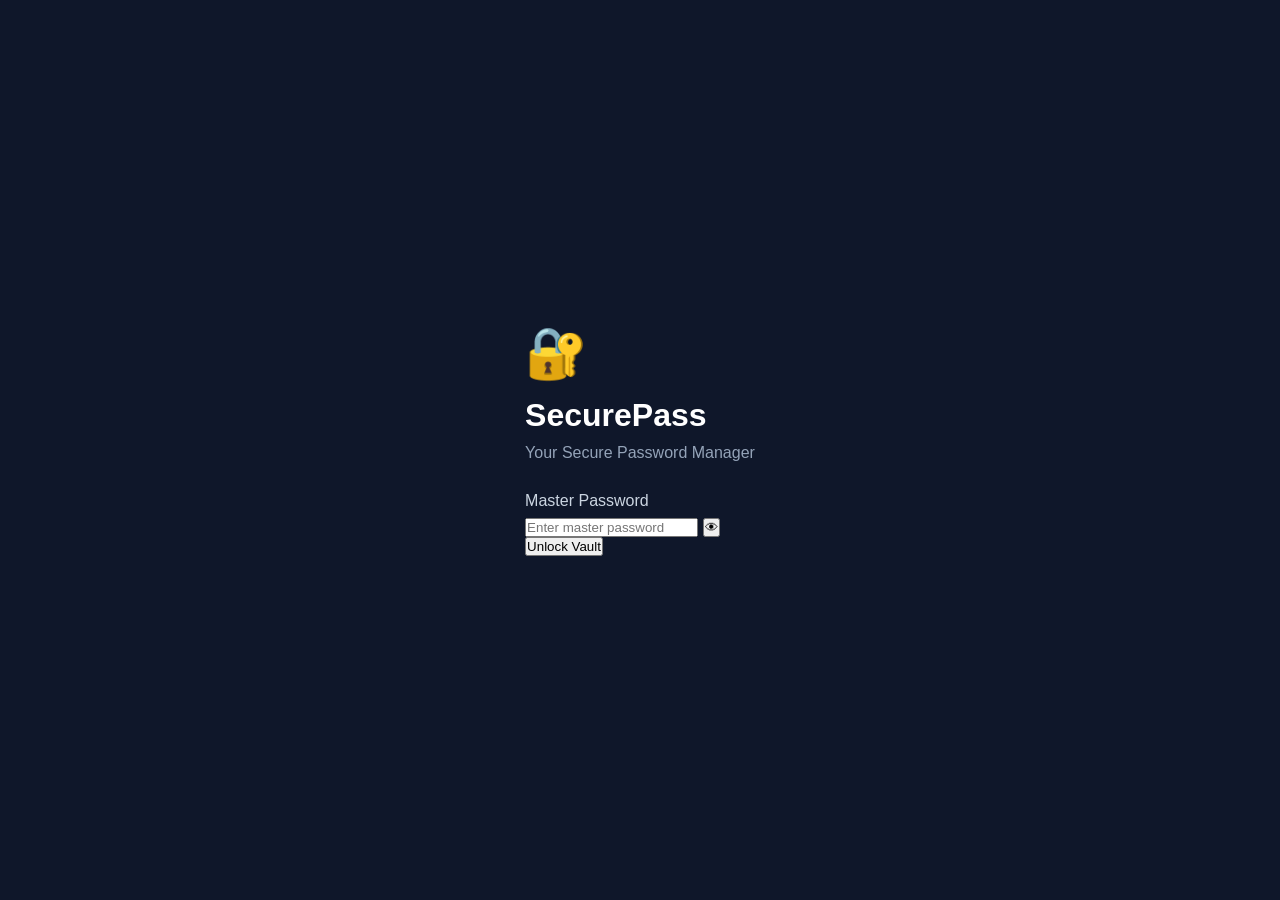
<file: frontend/index.html>
<!DOCTYPE html>
<html lang="en">

<head>

    <meta charset="UTF-8">

    <meta
        name="viewport"
        content="width=device-width, initial-scale=1.0">

    <title>SecurePass Password Manager</title>

    <link
        rel="stylesheet"
        href="style.css">

</head>

<body>

    <div class="login-container">

        <div class="login-box">

            <div class="logo">
                🔐
            </div>


            <h1>
                SecurePass
            </h1>


            <p class="subtitle">
                Your Secure Password Manager
            </p>


            <label>
                Master Password
            </label>


            <div class="password-container">

                <input
                    type="password"
                    id="password"
                    placeholder="Enter master password"
                >


                <button
                    type="button"
                    onclick="showPassword()">

                    👁

                </button>

            </div>


            <button
                type="button"
                class="unlock-button"
                onclick="login()">

                Unlock Vault

            </button>


            <p id="message"></p>


        </div>

    </div>


    <script src="script.js"></script>

</body>

</html>
</file>
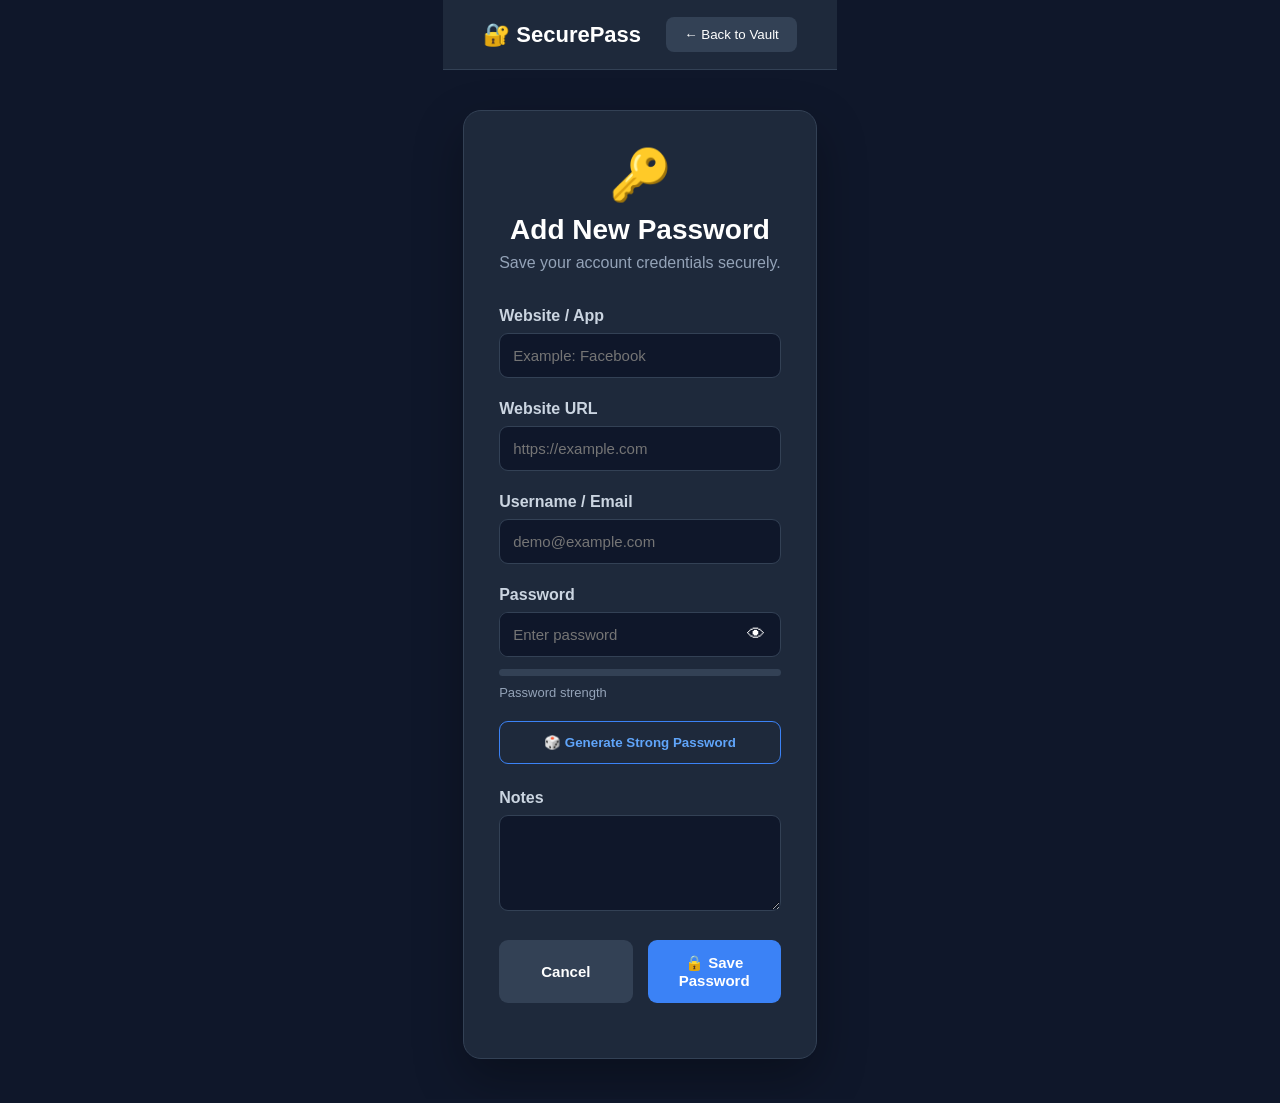
<file: frontend/add-password.html>
<!DOCTYPE html>
<html lang="en">

<head>
    <meta charset="UTF-8">
    <meta name="viewport" content="width=device-width, initial-scale=1.0">

    <title>Add Password - SecurePass</title>

    <link rel="stylesheet" href="style.css">
</head>

<body>

    <div class="add-page">

        <header class="topbar">

            <div class="brand">
                🔐 SecurePass
            </div>

            <button
                class="lock-button"
                onclick="goDashboard()">
                ← Back to Vault
            </button>

        </header>


        <main class="add-container">

            <div class="add-card">

                <div class="add-title">

                    <div class="big-icon">
                        🔑
                    </div>

                    <h1>
                        Add New Password
                    </h1>

                    <p>
                        Save your account credentials securely.
                    </p>

                </div>


                <form id="passwordForm">

                    <div class="form-group">

                        <label>
                            Website / App
                        </label>

                        <input
                            type="text"
                            id="website"
                            placeholder="Example: Facebook"
                            required
                        >

                    </div>


                    <div class="form-group">

                        <label>
                            Website URL
                        </label>

                        <input
                            type="url"
                            id="url"
                            placeholder="https://example.com"
                        >

                    </div>


                    <div class="form-group">

                        <label>
                            Username / Email
                        </label>

                        <input
                            type="text"
                            id="username"
                            placeholder="demo@example.com"
                            required
                        >

                    </div>


                    <div class="form-group">

                        <label>
                            Password
                        </label>

                        <div class="password-input">

                            <input
                                type="password"
                                id="accountPassword"
                                placeholder="Enter password"
                                required
                            >

                            <button
                                type="button"
                                onclick="toggleAccountPassword()">
                                👁
                            </button>

                        </div>

                    </div>


                    <div class="strength-container">

                        <div class="strength-bar">

                            <div id="strengthBar"></div>

                        </div>

                        <span id="strengthText">
                            Password strength
                        </span>

                    </div>


                    <button
                        type="button"
                        class="generate-button"
                        onclick="generatePassword()">
                        🎲 Generate Strong Password
                    </button>


                    <div class="form-group">

                        <label>
                            Notes
                        </label>

                        <textarea
                            id="notes"
                            placeholder="Optional notes..."
                            rows="4">
                        </textarea>

                    </div>


                    <div class="form-buttons">

                        <button
                            type="button"
                            class="cancel-button"
                            onclick="goDashboard()">
                            Cancel
                        </button>

                        <button
                            type="submit"
                            class="save-button">
                            🔒 Save Password
                        </button>

                    </div>


                    <p id="saveMessage"></p>

                </form>

            </div>

        </main>

    </div>


    <script>

    function goDashboard() {

        window.location.href =
            "dashboard.html";
    }


    function toggleAccountPassword() {

        const password =
            document.getElementById(
                "accountPassword"
            );

        if (password.type === "password") {

            password.type = "text";

        } else {

            password.type = "password";

        }
    }


    function generatePassword() {

        const characters =
            "ABCDEFGHIJKLMNOPQRSTUVWXYZ" +
            "abcdefghijklmnopqrstuvwxyz" +
            "0123456789" +
            "!@#$%^&*()_+";

        const randomValues =
            new Uint32Array(16);

        crypto.getRandomValues(
            randomValues
        );

        let password = "";


        for (let i = 0; i < 16; i++) {

            password +=
                characters[
                    randomValues[i] %
                    characters.length
                ];

        }


        document.getElementById(
            "accountPassword"
        ).value = password;


        checkStrength();
    }


    function checkStrength() {

        const password =
            document.getElementById(
                "accountPassword"
            ).value;

        const bar =
            document.getElementById(
                "strengthBar"
            );

        const text =
            document.getElementById(
                "strengthText"
            );


        let strength = 0;


        if (password.length >= 8) {
            strength++;
        }


        if (password.length >= 12) {
            strength++;
        }


        if (/[A-Z]/.test(password)) {
            strength++;
        }


        if (/[0-9]/.test(password)) {
            strength++;
        }


        if (/[^A-Za-z0-9]/.test(password)) {
            strength++;
        }


        if (strength <= 1) {

            bar.style.width = "20%";

            text.textContent =
                "Weak";

        } else if (strength <= 3) {

            bar.style.width = "60%";

            text.textContent =
                "Medium";

        } else {

            bar.style.width = "100%";

            text.textContent =
                "Strong";
        }
    }


    document
        .getElementById("accountPassword")
        .addEventListener(
            "input",
            checkStrength
        );


    document
        .getElementById("passwordForm")
        .addEventListener(
            "submit",
            async function(event) {

                event.preventDefault();


                const website =
                    document.getElementById(
                        "website"
                    ).value;


                const url =
                    document.getElementById(
                        "url"
                    ).value;


                const username =
                    document.getElementById(
                        "username"
                    ).value;


                const password =
                    document.getElementById(
                        "accountPassword"
                    ).value;


                const notes =
                    document.getElementById(
                        "notes"
                    ).value;


                let strength = 0;


                if (password.length >= 8) {
                    strength++;
                }


                if (password.length >= 12) {
                    strength++;
                }


                if (/[A-Z]/.test(password)) {
                    strength++;
                }


                if (/[0-9]/.test(password)) {
                    strength++;
                }


                if (/[^A-Za-z0-9]/.test(password)) {
                    strength++;
                }


                if (strength < 4) {

                    const message =
                        document.getElementById(
                            "saveMessage"
                        );

                    message.style.color =
                        "#f87171";

                    message.textContent =
                        "Password is too weak. Use at least 12 characters with uppercase letters, numbers and symbols.";

                    return;
                }


                const message =
                    document.getElementById(
                        "saveMessage"
                    );


                message.style.color =
                    "#fbbf24";

                message.textContent =
                    "Saving password...";


                try {

                    const response =
                        await fetch(
                            "https://securepass-n2et.onrender.com/api/passwords",
                            {
                                method: "POST",

                                headers: {
                                    "Content-Type":
                                        "application/json"
                                },

                                body:
                                    JSON.stringify({
                                        website: website,
                                        url: url,
                                        username: username,
                                        password: password,
                                        notes: notes
                                    })
                            }
                        );


                    const result =
                        await response.json();


                    if (!response.ok) {

                        throw new Error(
                            result.message ||
                            "Failed to save password."
                        );
                    }


                    message.style.color =
                        "#4ade80";

                    message.textContent =
                        "Password saved successfully!";


                    setTimeout(
                        function() {

                            window.location.href =
                                "dashboard.html";

                        },
                        1000
                    );


                } catch (error) {

                    message.style.color =
                        "#f87171";

                    message.textContent =
                        "Backend connection failed. Make sure the C++ server is running.";

                    console.error(error);
                }

            }
        );

    </script>

</body>

</html>
</file>
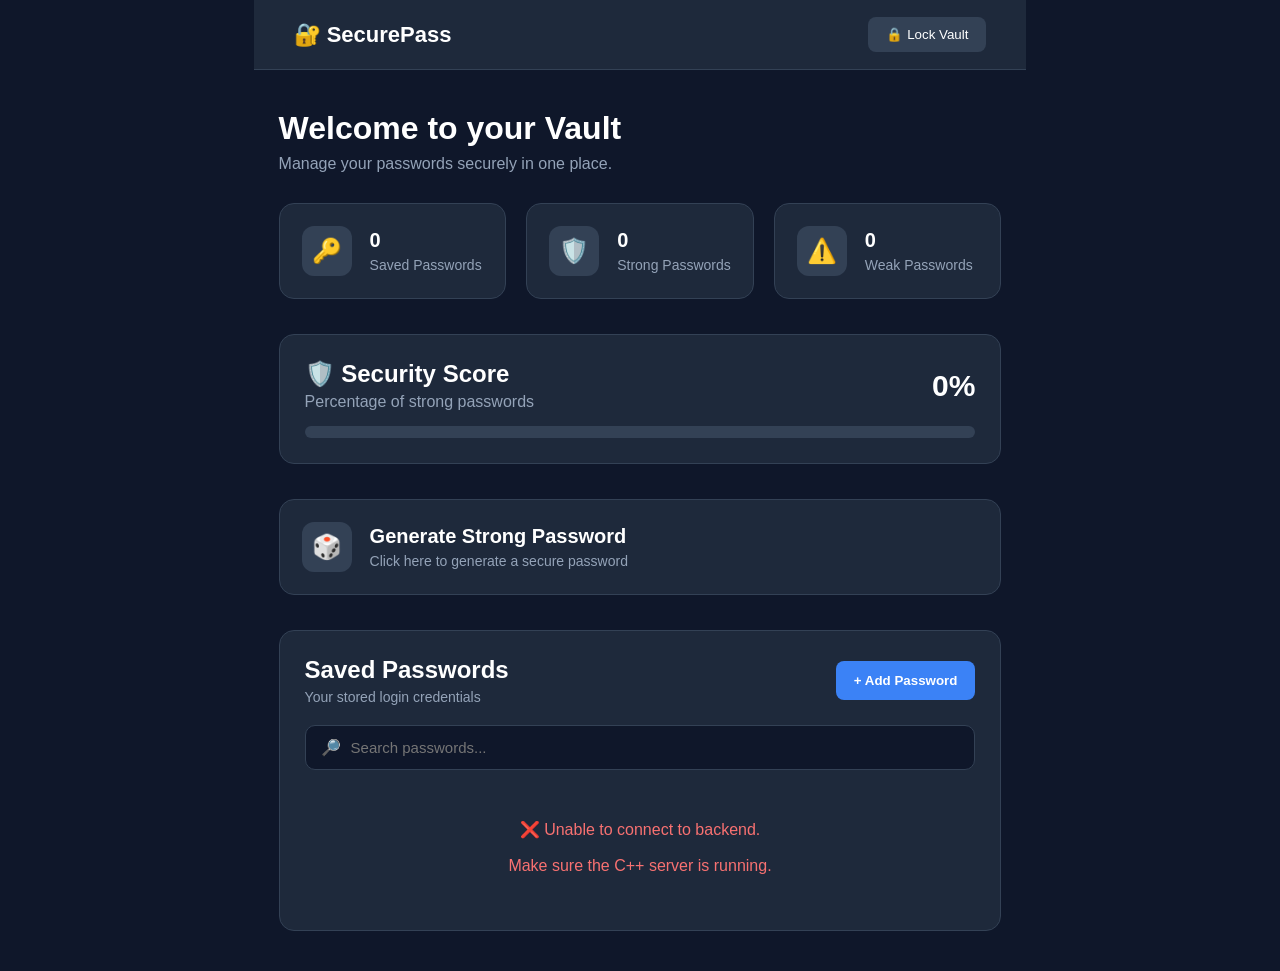
<file: frontend/dashboard.html>
<!DOCTYPE html>
<html lang="en">

<head>

    <meta charset="UTF-8">

    <meta
        name="viewport"
        content="width=device-width, initial-scale=1.0">

    <title>SecurePass Dashboard</title>

    <link
        rel="stylesheet"
        href="style.css">

</head>


<body>


<div class="dashboard">


    <!-- TOP BAR -->

    <header class="topbar">

        <div class="brand">
            🔐 SecurePass
        </div>


        <button
            class="lock-button"
            onclick="lockVault()">

            🔒 Lock Vault

        </button>

    </header>



    <!-- MAIN CONTENT -->

    <main class="main-content">


        <div class="welcome">

            <h1>
                Welcome to your Vault
            </h1>

            <p>
                Manage your passwords securely in one place.
            </p>

        </div>



        <!-- STATISTICS -->

        <div class="stats">


            <!-- SAVED PASSWORDS -->

            <div class="stat-card">

                <div class="stat-icon">
                    🔑
                </div>

                <div>

                    <h3 id="passwordCount">
                        0
                    </h3>

                    <p>
                        Saved Passwords
                    </p>

                </div>

            </div>



            <!-- STRONG PASSWORDS -->

            <div class="stat-card">

                <div class="stat-icon">
                    🛡️
                </div>

                <div>

                    <h3 id="strongPasswordCount">
                        0
                    </h3>

                    <p>
                        Strong Passwords
                    </p>

                </div>

            </div>



            <!-- WEAK PASSWORDS -->

            <div class="stat-card">

                <div class="stat-icon">
                    ⚠️
                </div>

                <div>

                    <h3 id="weakPasswordCount">
                        0
                    </h3>

                    <p>
                        Weak Passwords
                    </p>

                </div>

            </div>


        </div>



        <!-- SECURITY SCORE -->

        <div
            class="password-section"
            style="margin-bottom:35px;">

            <div
                style="
                    display:flex;
                    justify-content:space-between;
                    align-items:center;
                    margin-bottom:15px;
                ">

                <div>

                    <h2>
                        🛡️ Security Score
                    </h2>

                    <p
                        style="
                            color:#94a3b8;
                            margin-top:5px;
                        ">

                        Percentage of strong passwords

                    </p>

                </div>


                <h2
                    id="securityScore"
                    style="font-size:30px;">

                    0%

                </h2>

            </div>



            <!-- SCORE BAR -->

            <div
                style="
                    width:100%;
                    height:12px;
                    background:#334155;
                    border-radius:20px;
                    overflow:hidden;
                ">

                <div
                    id="securityScoreBar"
                    style="
                        width:0%;
                        height:100%;
                        background:#22c55e;
                        transition:width 0.5s;
                    ">

                </div>

            </div>

        </div>



        <!-- GENERATOR -->

        <div
            class="stat-card"
            onclick="generateDashboardPassword()"
            style="
                cursor:pointer;
                margin-bottom:35px;
            ">

            <div class="stat-icon">
                🎲
            </div>

            <div>

                <h3>
                    Generate Strong Password
                </h3>

                <p>
                    Click here to generate a secure password
                </p>

            </div>

        </div>



        <!-- PASSWORD SECTION -->

        <div class="password-section">


            <div class="section-header">

                <div>

                    <h2>
                        Saved Passwords
                    </h2>

                    <p>
                        Your stored login credentials
                    </p>

                </div>


                <button
                    class="add-button"
                    onclick="addPassword()">

                    + Add Password

                </button>

            </div>



            <!-- SEARCH -->

            <div class="search-box">

                🔎

                <input
                    type="text"
                    id="search"
                    placeholder="Search passwords..."
                    onkeyup="searchPasswords()">

            </div>



            <!-- PASSWORD LIST -->

            <div id="passwordList">

            </div>


        </div>


    </main>


</div>



<script>


/* =================================
   BACKEND API
================================= */

const API_URL =
    "https://securepass-n2et.onrender.com/api/passwords";


let passwords = [];



/* =================================
   LOCK VAULT
================================= */

function lockVault() {

    const confirmLock =
        confirm(
            "Are you sure you want to lock the vault?"
        );


    if (confirmLock) {

        window.location.href =
            "index.html";

    }

}



/* =================================
   ADD PASSWORD
================================= */

function addPassword() {

    window.location.href =
        "add-password.html";

}



/* =================================
   LOAD PASSWORDS FROM BACKEND
================================= */

async function loadPasswords() {

    const passwordList =
        document.getElementById(
            "passwordList"
        );


    passwordList.innerHTML = `

        <div style="
            text-align:center;
            padding:30px;
            color:#94a3b8;
        ">

            Loading passwords...

        </div>

    `;


    try {

        const response =
            await fetch(API_URL);


        if (!response.ok) {

            throw new Error(
                "Backend request failed"
            );

        }


        passwords =
            await response.json();


        updateDashboard();


    } catch (error) {

        console.error(error);


        passwordList.innerHTML = `

            <div style="
                text-align:center;
                padding:30px;
                color:#f87171;
            ">

                ❌ Unable to connect to backend.

                <br><br>

                Make sure the C++ server is running.

            </div>

        `;

    }

}



/* =================================
   UPDATE DASHBOARD
================================= */

function updateDashboard() {


    const passwordCount =
        document.getElementById(
            "passwordCount"
        );


    const strongPasswordCount =
        document.getElementById(
            "strongPasswordCount"
        );


    const weakPasswordCount =
        document.getElementById(
            "weakPasswordCount"
        );


    const securityScore =
        document.getElementById(
            "securityScore"
        );


    const securityScoreBar =
        document.getElementById(
            "securityScoreBar"
        );



    /* TOTAL */

    passwordCount.textContent =
        passwords.length;



    /* COUNTERS */

    let strongCount = 0;

    let weakCount = 0;



    passwords.forEach(
        function(item) {

            const strength =
                getPasswordStrength(
                    item.password
                );


            if (strength >= 4) {

                strongCount++;

            } else {

                weakCount++;

            }

        }
    );



    strongPasswordCount.textContent =
        strongCount;


    weakPasswordCount.textContent =
        weakCount;



    /* SECURITY SCORE */

    let score = 0;


    if (passwords.length > 0) {

        score =
            Math.round(
                (
                    strongCount /
                    passwords.length
                ) * 100
            );

    }


    securityScore.textContent =
        score + "%";


    securityScoreBar.style.width =
        score + "%";



    /* DISPLAY */

    displayPasswords(
        passwords
    );

}



/* =================================
   PASSWORD STRENGTH
================================= */

function getPasswordStrength(
    password
) {

    let strength = 0;


    if (password.length >= 8) {

        strength++;

    }


    if (password.length >= 12) {

        strength++;

    }


    if (/[A-Z]/.test(password)) {

        strength++;

    }


    if (/[0-9]/.test(password)) {

        strength++;

    }


    if (/[^A-Za-z0-9]/.test(password)) {

        strength++;

    }


    return strength;

}



/* =================================
   DISPLAY PASSWORDS
================================= */

function displayPasswords(
    list
) {

    const passwordList =
        document.getElementById(
            "passwordList"
        );


    passwordList.innerHTML = "";



    /* NO PASSWORDS */

    if (list.length === 0) {

        passwordList.innerHTML = `

            <div style="
                text-align:center;
                padding:30px;
                color:#94a3b8;
            ">

                🔐 No passwords saved yet.

                <br><br>

                Click
                <b>+ Add Password</b>
                to add one.

            </div>

        `;

        return;

    }



    /* CREATE CARDS */

    list.forEach(
        function(item) {


            const strength =
                getPasswordStrength(
                    item.password
                );


            let strengthText =
                "";


            if (strength <= 1) {

                strengthText =
                    "Weak";

            }

            else if (strength <= 3) {

                strengthText =
                    "Medium";

            }

            else {

                strengthText =
                    "Strong";

            }



            const card =
                document.createElement(
                    "div"
                );


            card.className =
                "password-card";


            card.innerHTML = `

                <div class="website-info">


                    <div class="website-icon">

                        ${item.website
                            .charAt(0)
                            .toUpperCase()}

                    </div>


                    <div>

                        <h3>
                            ${escapeHTML(
                                item.website
                            )}
                        </h3>


                        <p>
                            ${escapeHTML(
                                item.username
                            )}
                        </p>


                        <small
                            style="
                                color:#94a3b8;
                            ">

                            🛡️ Password:
                            ${strengthText}

                        </small>


                    </div>


                </div>



                <div class="password-actions">


                    <span>
                        ••••••••••
                    </span>



                    <!-- VIEW -->

                    <button
                        onclick="viewPassword(${item.id})">

                        👁

                    </button>



                    <!-- COPY -->

                    <button
                        onclick="copyPassword(${item.id})">

                        📋

                    </button>



                    <!-- EDIT -->

                    <button
                        onclick="editPassword(${item.id})">

                        ✏️

                    </button>



                    <!-- DELETE -->

                    <button
                        onclick="deletePassword(${item.id})">

                        🗑️

                    </button>


                </div>

            `;


            passwordList.appendChild(
                card
            );

        }
    );

}



/* =================================
   HTML ESCAPE
================================= */

function escapeHTML(
    text
) {

    const div =
        document.createElement(
            "div"
        );


    div.textContent =
        text || "";


    return div.innerHTML;

}



/* =================================
   VIEW PASSWORD
================================= */

function viewPassword(
    id
) {

    const item =
        passwords.find(
            function(password) {

                return password.id === id;

            }
        );


    if (item) {

        alert(

            "Website: " +
            item.website +

            "\nUsername: " +
            item.username +

            "\nPassword: " +
            item.password

        );

    }

}



/* =================================
   COPY PASSWORD
================================= */

function copyPassword(
    id
) {

    const item =
        passwords.find(
            function(password) {

                return password.id === id;

            }
        );


    if (!item) {

        return;

    }


    navigator.clipboard
        .writeText(
            item.password
        )
        .then(
            function() {

                alert(
                    "Password copied to clipboard!"
                );

            }
        )
        .catch(
            function() {

                alert(
                    "Unable to copy password."
                );

            }
        );

}



/* =================================
   DELETE PASSWORD
================================= */

async function deletePassword(
    id
) {

    const answer =
        confirm(
            "Are you sure you want to delete this password?"
        );


    if (!answer) {

        return;

    }


    alert(
        "Delete backend API is not connected yet."
    );

}



/* =================================
   EDIT PASSWORD
================================= */

function editPassword(
    id
) {

    window.location.href =
        "edit-password.html?id=" +
        id;

}



/* =================================
   SEARCH PASSWORDS
================================= */

function searchPasswords() {


    const search =
        document.getElementById(
            "search"
        )
        .value
        .toLowerCase();


    const filtered =
        passwords.filter(
            function(item) {

                return (

                    item.website
                        .toLowerCase()
                        .includes(search)

                    ||

                    item.username
                        .toLowerCase()
                        .includes(search)

                );

            }
        );


    displayPasswords(
        filtered
    );

}



/* =================================
   DASHBOARD PASSWORD GENERATOR
================================= */

function generateDashboardPassword() {


    const characters =
        "ABCDEFGHIJKLMNOPQRSTUVWXYZ" +
        "abcdefghijklmnopqrstuvwxyz" +
        "0123456789" +
        "!@#$%^&*()_+";


    const randomValues =
        new Uint32Array(16);


    crypto.getRandomValues(
        randomValues
    );


    let password = "";


    for (
        let i = 0;
        i < 16;
        i++
    ) {

        password +=
            characters[
                randomValues[i] %
                characters.length
            ];

    }


    alert(
        "Generated Strong Password:\n\n" +
        password
    );

}



/* =================================
   START DASHBOARD
================================= */

loadPasswords();


</script>


</body>

</html>
</file>
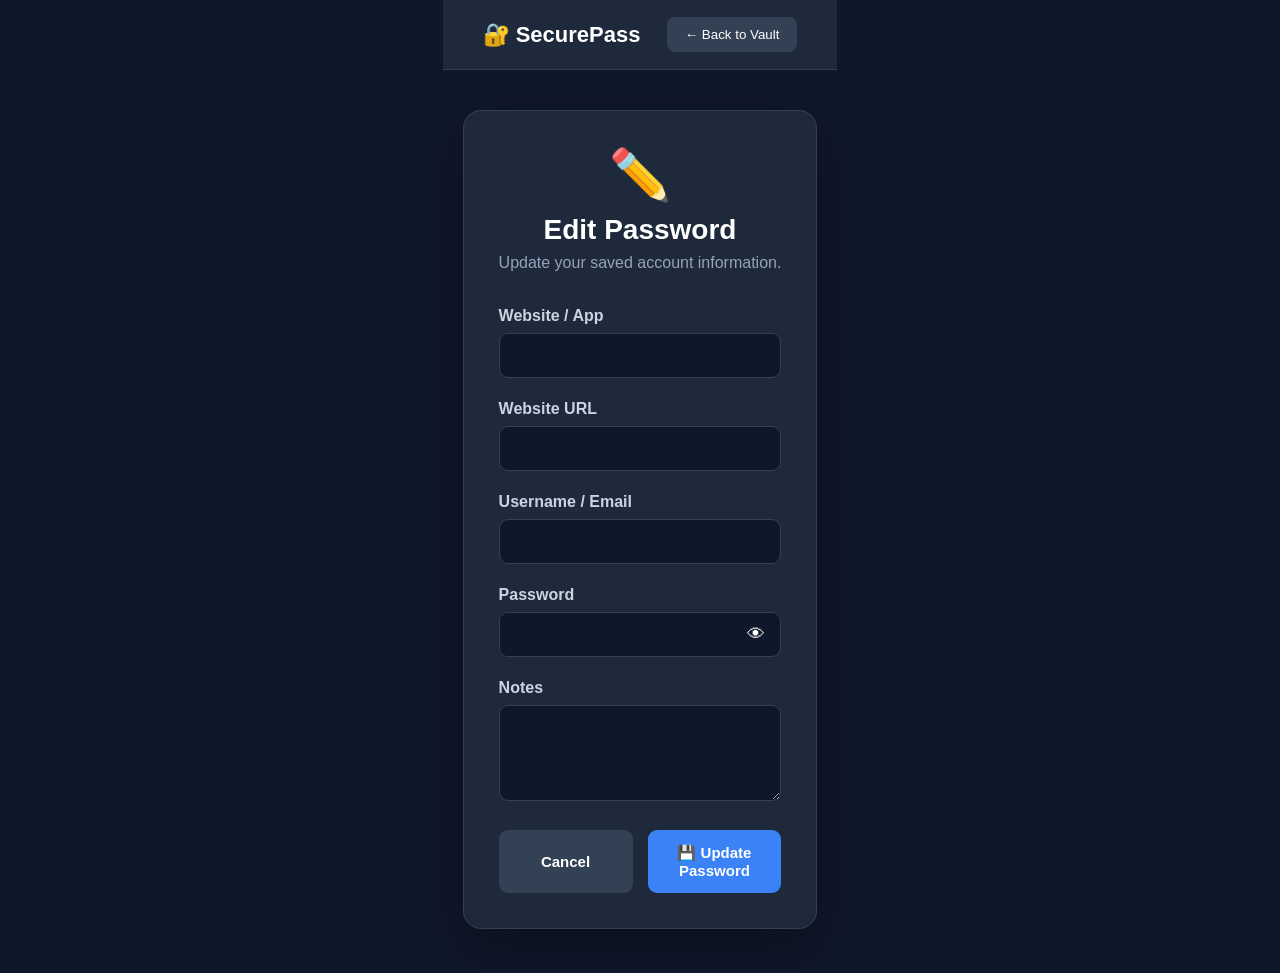
<file: frontend/edit-password.html>
<!DOCTYPE html>
<html lang="en">

<head>

    <meta charset="UTF-8">

    <meta name="viewport" content="width=device-width, initial-scale=1.0">

    <title>Edit Password - SecurePass</title>

    <link rel="stylesheet" href="style.css">

</head>

<body>

    <div class="add-page">

        <header class="topbar">

            <div class="brand">
                🔐 SecurePass
            </div>

            <button
                class="lock-button"
                onclick="goDashboard()">

                ← Back to Vault

            </button>

        </header>


        <main class="add-container">

            <div class="add-card">

                <div class="add-title">

                    <div class="big-icon">
                        ✏️
                    </div>

                    <h1>Edit Password</h1>

                    <p>
                        Update your saved account information.
                    </p>

                </div>


                <form id="editForm">


                    <div class="form-group">

                        <label>
                            Website / App
                        </label>

                        <input
                            type="text"
                            id="website"
                            required
                        >

                    </div>


                    <div class="form-group">

                        <label>
                            Website URL
                        </label>

                        <input
                            type="url"
                            id="url"
                        >

                    </div>


                    <div class="form-group">

                        <label>
                            Username / Email
                        </label>

                        <input
                            type="text"
                            id="username"
                            required
                        >

                    </div>


                    <div class="form-group">

                        <label>
                            Password
                        </label>

                        <div class="password-input">

                            <input
                                type="password"
                                id="accountPassword"
                                required
                            >

                            <button
                                type="button"
                                onclick="togglePassword()">

                                👁

                            </button>

                        </div>

                    </div>


                    <div class="form-group">

                        <label>
                            Notes
                        </label>

                        <textarea
                            id="notes"
                            rows="4">
                        </textarea>

                    </div>


                    <div class="form-buttons">

                        <button
                            type="button"
                            class="cancel-button"
                            onclick="goDashboard()">

                            Cancel

                        </button>


                        <button
                            type="submit"
                            class="save-button">

                            💾 Update Password

                        </button>

                    </div>


                    <p id="editMessage"></p>


                </form>

            </div>

        </main>

    </div>


    <script>

        function goDashboard() {

            window.location.href =
                "dashboard.html";

        }


        function togglePassword() {

            const password =
                document.getElementById(
                    "accountPassword"
                );


            if (password.type === "password") {

                password.type = "text";

            } else {

                password.type = "password";

            }

        }


        const urlParams =
            new URLSearchParams(
                window.location.search
            );


        const id =
            Number(
                urlParams.get("id")
            );


        let passwords =
            JSON.parse(
                localStorage.getItem("passwords")
            ) || [];


        const item =
            passwords.find(function(password) {

                return password.id === id;

            });


        if (item) {

            document.getElementById("website").value =
                item.website;

            document.getElementById("url").value =
                item.url;

            document.getElementById("username").value =
                item.username;

            document.getElementById("accountPassword").value =
                item.password;

            document.getElementById("notes").value =
                item.notes;

        }


        document
            .getElementById("editForm")
            .addEventListener(
                "submit",
                function(event) {

                    event.preventDefault();


                    const updatedItem = {

                        id: id,

                        website:
                            document.getElementById(
                                "website"
                            ).value,

                        url:
                            document.getElementById(
                                "url"
                            ).value,

                        username:
                            document.getElementById(
                                "username"
                            ).value,

                        password:
                            document.getElementById(
                                "accountPassword"
                            ).value,

                        notes:
                            document.getElementById(
                                "notes"
                            ).value

                    };


                    passwords =
                        passwords.map(function(item) {

                            if (item.id === id) {

                                return updatedItem;

                            }

                            return item;

                        });


                    localStorage.setItem(
                        "passwords",
                        JSON.stringify(passwords)
                    );


                    const message =
                        document.getElementById(
                            "editMessage"
                        );


                    message.style.color =
                        "#4ade80";

                    message.textContent =
                        "Password updated successfully!";


                    setTimeout(function() {

                        window.location.href =
                            "dashboard.html";

                    }, 1000);

                }
            );

    </script>

</body>

</html>
</file>
<file: frontend/style.css>
* {
    margin: 0;
    padding: 0;
    box-sizing: border-box;
}

body {
    font-family: Arial, sans-serif;

    min-height: 100vh;

    display: flex;

    justify-content: center;

    align-items: center;

    background: #0f172a;

    color: white;
}

.container {
    width: 100%;

    max-width: 450px;

    padding: 20px;
}

.login-card {
    background: #1e293b;

    padding: 40px;

    border-radius: 20px;

    box-shadow: 0 20px 50px rgba(0,0,0,0.4);

    text-align: center;
}

.logo {
    font-size: 50px;

    margin-bottom: 15px;
}

h1 {
    font-size: 32px;

    margin-bottom: 10px;
}

.subtitle {
    color: #94a3b8;

    margin-bottom: 30px;
}

form {
    text-align: left;
}

label {
    display: block;

    margin-bottom: 8px;

    color: #cbd5e1;
}

.password-box {
    display: flex;

    background: #0f172a;

    border: 1px solid #334155;

    border-radius: 10px;

    overflow: hidden;
}

.password-box input {
    flex: 1;

    padding: 14px;

    border: none;

    outline: none;

    background: transparent;

    color: white;

    font-size: 16px;
}

.password-box button {
    border: none;

    background: transparent;

    color: white;

    cursor: pointer;

    padding: 0 15px;
}

.login-btn {
    width: 100%;

    margin-top: 20px;

    padding: 14px;

    border: none;

    border-radius: 10px;

    background: #3b82f6;

    color: white;

    font-size: 16px;

    font-weight: bold;

    cursor: pointer;
}

.login-btn:hover {
    background: #2563eb;
}

#message {
    margin-top: 20px;

    color: #f87171;
}
/* =================================
   DASHBOARD
================================= */

.dashboard {
    min-height: 100vh;
    background: #0f172a;
}


/* TOP BAR */

.topbar {
    height: 70px;

    background: #1e293b;

    border-bottom: 1px solid #334155;

    display: flex;

    align-items: center;

    justify-content: space-between;

    padding: 0 40px;
}

.brand {
    font-size: 22px;

    font-weight: bold;
}

.lock-button {
    background: #334155;

    color: white;

    border: none;

    padding: 10px 18px;

    border-radius: 8px;

    cursor: pointer;
}

.lock-button:hover {
    background: #475569;
}


/* MAIN CONTENT */

.main-content {
    max-width: 1200px;

    margin: auto;

    padding: 40px 25px;
}

.welcome h1 {
    font-size: 32px;

    margin-bottom: 8px;
}

.welcome p {
    color: #94a3b8;

    margin-bottom: 30px;
}


/* STATISTICS */

.stats {
    display: grid;

    grid-template-columns:
        repeat(3, 1fr);

    gap: 20px;

    margin-bottom: 35px;
}

.stat-card {
    background: #1e293b;

    border: 1px solid #334155;

    border-radius: 15px;

    padding: 22px;

    display: flex;

    align-items: center;

    gap: 18px;
}

.stat-icon {
    width: 50px;

    height: 50px;

    border-radius: 12px;

    background: #334155;

    display: flex;

    align-items: center;

    justify-content: center;

    font-size: 24px;
}

.stat-card h3 {
    font-size: 20px;

    margin-bottom: 5px;
}

.stat-card p {
    color: #94a3b8;

    font-size: 14px;
}


/* PASSWORD SECTION */

.password-section {
    background: #1e293b;

    border: 1px solid #334155;

    border-radius: 15px;

    padding: 25px;
}

.section-header {
    display: flex;

    justify-content: space-between;

    align-items: center;

    margin-bottom: 20px;
}

.section-header h2 {
    margin-bottom: 5px;
}

.section-header p {
    color: #94a3b8;

    font-size: 14px;
}


/* ADD BUTTON */

.add-button {
    background: #3b82f6;

    color: white;

    border: none;

    padding: 12px 18px;

    border-radius: 8px;

    font-weight: bold;

    cursor: pointer;
}

.add-button:hover {
    background: #2563eb;
}


/* SEARCH */

.search-box {
    display: flex;

    align-items: center;

    gap: 10px;

    background: #0f172a;

    border: 1px solid #334155;

    padding: 12px 15px;

    border-radius: 10px;

    margin-bottom: 20px;
}

.search-box input {
    width: 100%;

    background: transparent;

    border: none;

    outline: none;

    color: white;

    font-size: 15px;
}


/* PASSWORD CARD */

.password-card {
    display: flex;

    justify-content: space-between;

    align-items: center;

    background: #0f172a;

    border: 1px solid #334155;

    border-radius: 12px;

    padding: 18px;

    margin-bottom: 12px;
}

.website-info {
    display: flex;

    align-items: center;

    gap: 15px;
}

.website-icon {
    width: 45px;

    height: 45px;

    background: #334155;

    border-radius: 10px;

    display: flex;

    align-items: center;

    justify-content: center;

    font-weight: bold;
}

.website-info h3 {
    margin-bottom: 5px;
}

.website-info p {
    color: #94a3b8;

    font-size: 14px;
}

.password-actions {
    display: flex;

    align-items: center;

    gap: 8px;
}

.password-actions span {
    color: #94a3b8;

    margin-right: 10px;
}

.password-actions button {
    background: #1e293b;

    border: 1px solid #334155;

    color: white;

    border-radius: 7px;

    padding: 8px;

    cursor: pointer;
}

.password-actions button:hover {
    background: #334155;
}


/* MOBILE */

@media (max-width: 700px) {

    .topbar {
        padding: 0 20px;
    }

    .stats {
        grid-template-columns: 1fr;
    }

    .section-header {
        flex-direction: column;

        align-items: flex-start;

        gap: 15px;
    }

    .password-card {
        flex-direction: column;

        align-items: flex-start;

        gap: 15px;
    }

    .password-actions {
        width: 100%;
    }

}
/* =================================
   ADD PASSWORD PAGE
================================= */

.add-page {
    min-height: 100vh;

    background: #0f172a;
}


/* MAIN CONTAINER */

.add-container {
    max-width: 700px;

    margin: auto;

    padding: 40px 20px;
}


/* CARD */

.add-card {
    background: #1e293b;

    border: 1px solid #334155;

    border-radius: 18px;

    padding: 35px;

    box-shadow:
        0 20px 50px
        rgba(0, 0, 0, 0.3);
}


/* TITLE */

.add-title {
    text-align: center;

    margin-bottom: 35px;
}

.big-icon {
    font-size: 50px;

    margin-bottom: 10px;
}

.add-title h1 {
    font-size: 28px;

    margin-bottom: 8px;
}

.add-title p {
    color: #94a3b8;
}


/* FORM */

.form-group {
    margin-bottom: 22px;
}

.form-group label {
    display: block;

    margin-bottom: 8px;

    color: #cbd5e1;

    font-weight: bold;
}

.form-group input,
.form-group textarea {
    width: 100%;

    padding: 13px;

    background: #0f172a;

    border: 1px solid #334155;

    border-radius: 9px;

    color: white;

    font-size: 15px;

    outline: none;
}

.form-group textarea {
    resize: vertical;
}

.form-group input:focus,
.form-group textarea:focus {
    border-color: #3b82f6;
}


/* PASSWORD INPUT */

.password-input {
    display: flex;

    background: #0f172a;

    border: 1px solid #334155;

    border-radius: 9px;

    overflow: hidden;
}

.password-input input {
    flex: 1;

    border: none;

    border-radius: 0;
}

.password-input button {
    border: none;

    background: transparent;

    color: white;

    padding: 0 15px;

    cursor: pointer;

    font-size: 18px;
}


/* STRENGTH */

.strength-container {
    margin-top: -10px;

    margin-bottom: 20px;
}

.strength-bar {
    width: 100%;

    height: 7px;

    background: #334155;

    border-radius: 10px;

    overflow: hidden;

    margin-bottom: 7px;
}

#strengthBar {
    height: 100%;

    width: 0%;

    background: #22c55e;

    transition: width 0.3s;
}

#strengthText {
    color: #94a3b8;

    font-size: 13px;
}


/* GENERATE BUTTON */

.generate-button {
    width: 100%;

    padding: 13px;

    margin-bottom: 25px;

    border: 1px solid #3b82f6;

    background: transparent;

    color: #60a5fa;

    border-radius: 9px;

    font-weight: bold;

    cursor: pointer;
}

.generate-button:hover {
    background: #1e40af;
}


/* FORM BUTTONS */

.form-buttons {
    display: flex;

    gap: 15px;

    margin-top: 25px;
}

.form-buttons button {
    flex: 1;

    padding: 14px;

    border-radius: 9px;

    font-size: 15px;

    font-weight: bold;

    cursor: pointer;
}

.cancel-button {
    background: #334155;

    color: white;

    border: none;
}

.cancel-button:hover {
    background: #475569;
}

.save-button {
    background: #3b82f6;

    color: white;

    border: none;
}

.save-button:hover {
    background: #2563eb;
}

#saveMessage {
    text-align: center;

    margin-top: 20px;
}


/* MOBILE */

@media (max-width: 600px) {

    .add-card {
        padding: 25px 20px;
    }

    .form-buttons {
        flex-direction: column;
    }

}
</file>
